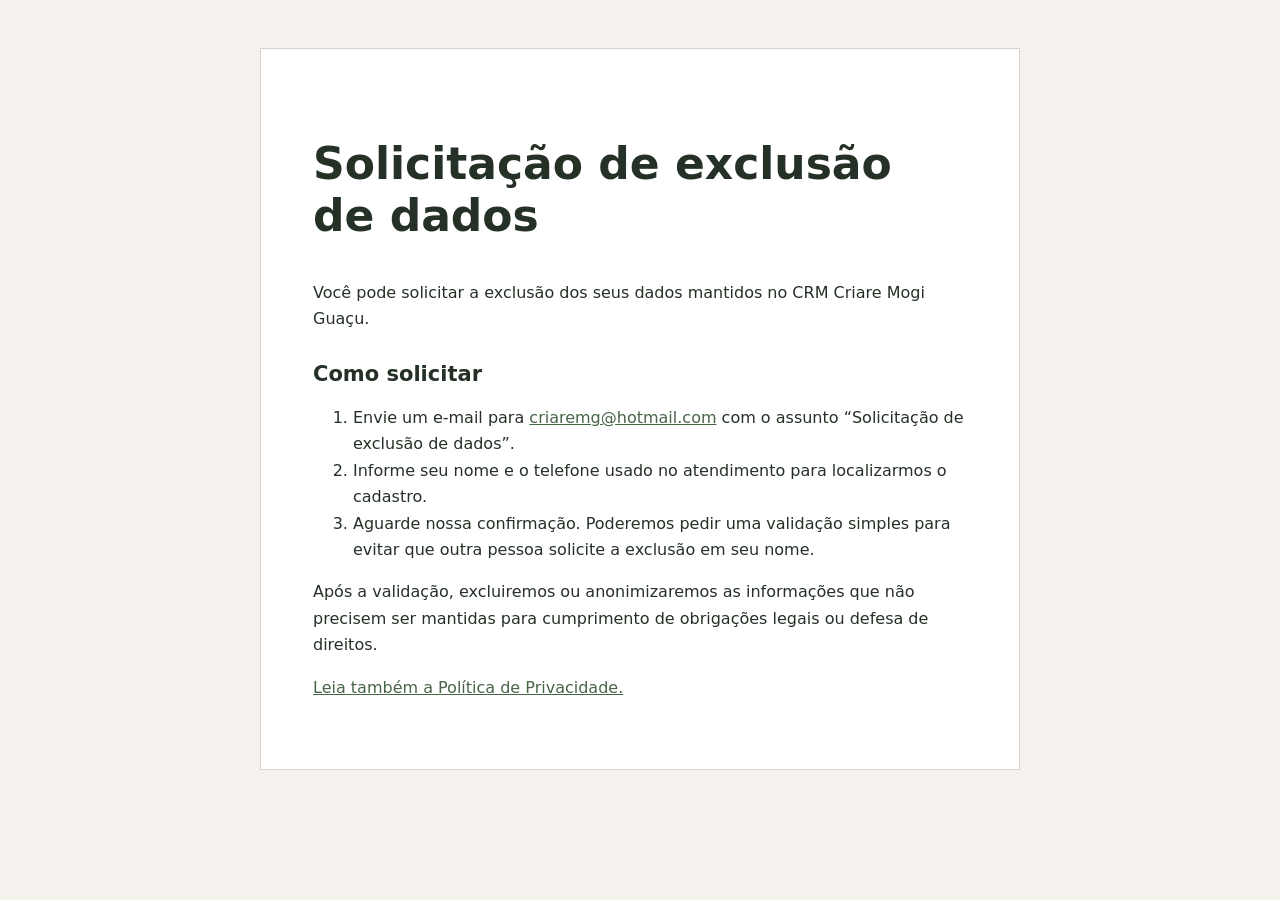
<file: exclusao-de-dados.html>
<!doctype html>
<html lang="pt-BR">
<head>
  <meta charset="utf-8">
  <meta name="viewport" content="width=device-width,initial-scale=1">
  <title>Exclusão de dados • CRM Criare Mogi Guaçu</title>
  <style>
    body{margin:0;background:#f5f2ed;color:#253126;font:16px/1.65 system-ui,-apple-system,sans-serif}
    main{max-width:760px;margin:0 auto;padding:48px 22px 72px}article{background:#fff;border:1px solid #d9d3ca;padding:clamp(24px,5vw,52px)}
    h1,h2{font-weight:550;line-height:1.2}h1{font-size:clamp(30px,5vw,44px)}h2{margin-top:30px;font-size:21px}a{color:#486548}
  </style>
</head>
<body><main><article>
  <h1>Solicitação de exclusão de dados</h1>
  <p>Você pode solicitar a exclusão dos seus dados mantidos no CRM Criare Mogi Guaçu.</p>
  <h2>Como solicitar</h2>
  <ol>
    <li>Envie um e-mail para <a href="mailto:criaremg@hotmail.com?subject=Solicita%C3%A7%C3%A3o%20de%20exclus%C3%A3o%20de%20dados">criaremg@hotmail.com</a> com o assunto “Solicitação de exclusão de dados”.</li>
    <li>Informe seu nome e o telefone usado no atendimento para localizarmos o cadastro.</li>
    <li>Aguarde nossa confirmação. Poderemos pedir uma validação simples para evitar que outra pessoa solicite a exclusão em seu nome.</li>
  </ol>
  <p>Após a validação, excluiremos ou anonimizaremos as informações que não precisem ser mantidas para cumprimento de obrigações legais ou defesa de direitos.</p>
  <p><a href="privacidade.html">Leia também a Política de Privacidade.</a></p>
</article></main></body>
</html>
</file>
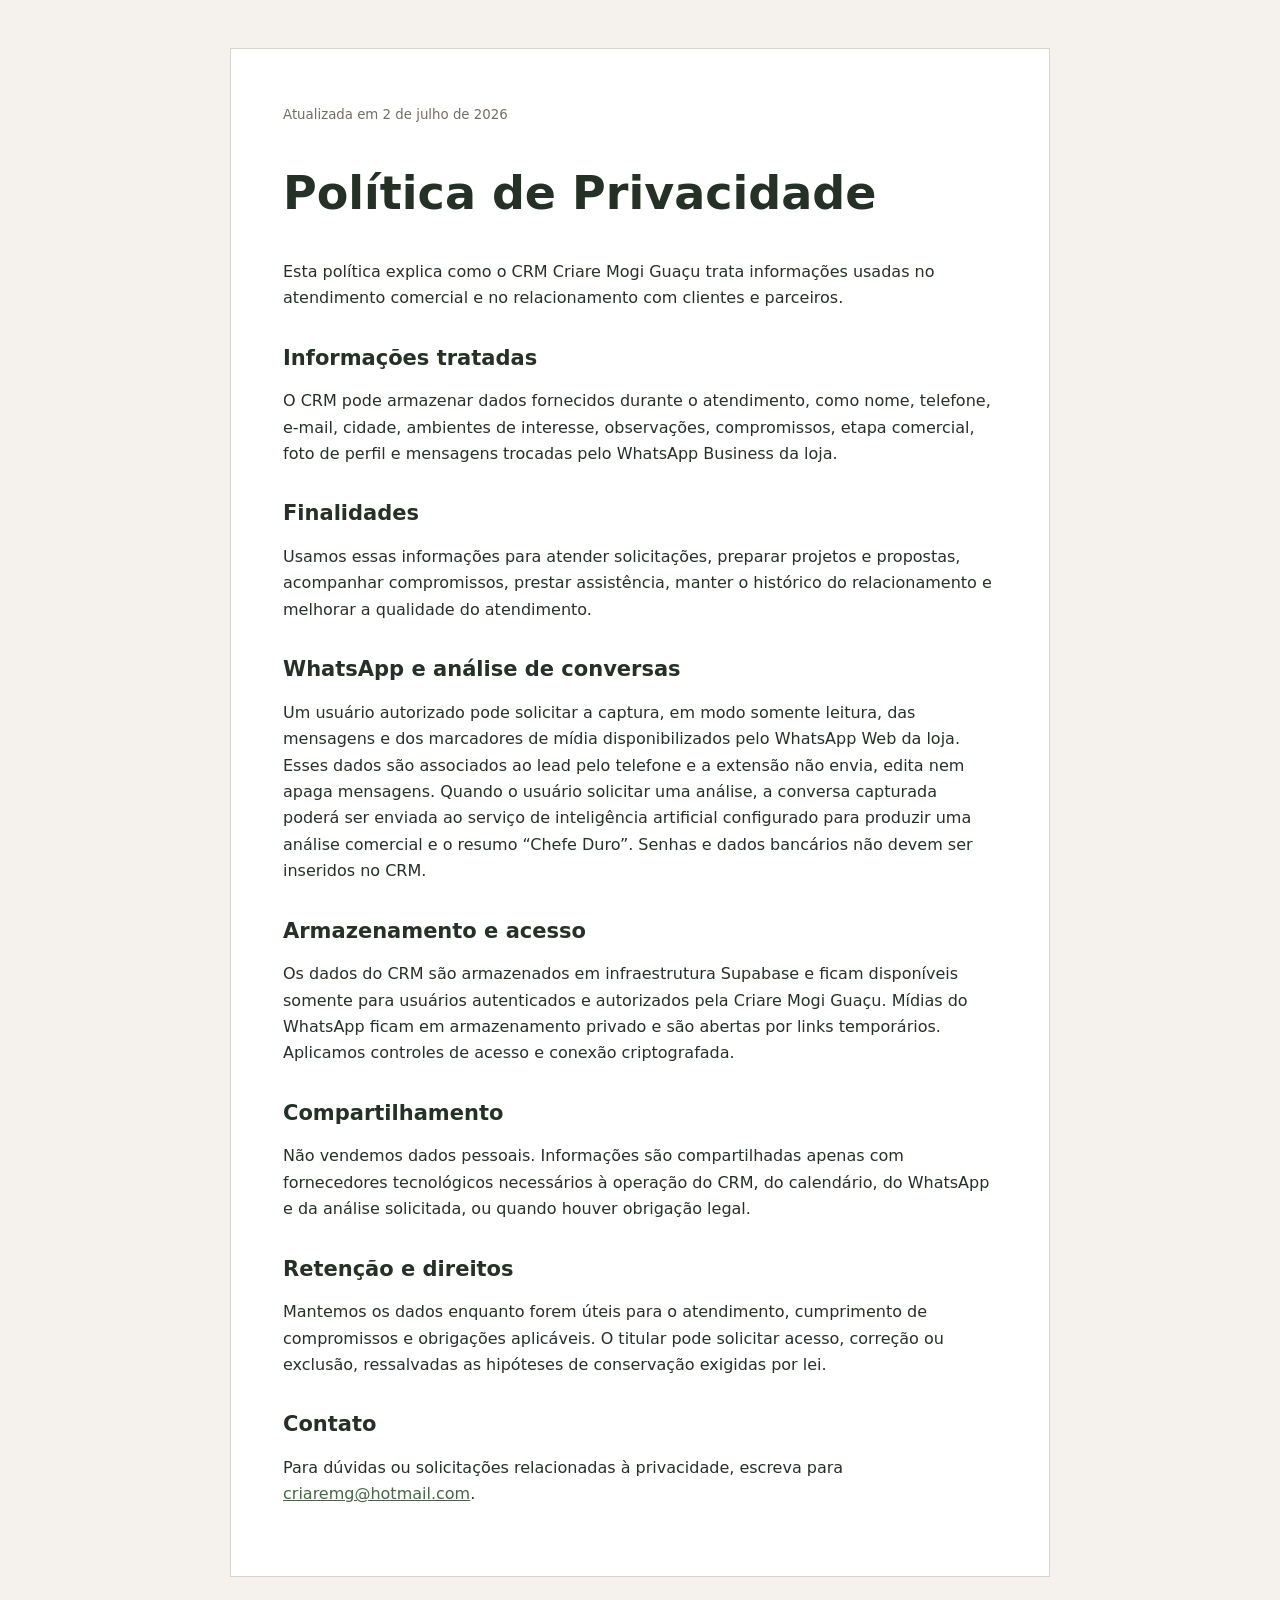
<file: privacidade.html>
<!doctype html>
<html lang="pt-BR">
<head>
  <meta charset="utf-8">
  <meta name="viewport" content="width=device-width,initial-scale=1">
  <title>Política de Privacidade • CRM Criare Mogi Guaçu</title>
  <style>
    body{margin:0;background:#f5f2ed;color:#253126;font:16px/1.65 system-ui,-apple-system,sans-serif}
    main{max-width:820px;margin:0 auto;padding:48px 22px 72px}
    article{background:#fff;border:1px solid #d9d3ca;padding:clamp(24px,5vw,52px)}
    h1,h2{font-weight:550;line-height:1.2}h1{font-size:clamp(30px,5vw,46px)}h2{margin-top:34px;font-size:21px}
    a{color:#486548}small{color:#746d64}
  </style>
</head>
<body><main><article>
  <small>Atualizada em 2 de julho de 2026</small>
  <h1>Política de Privacidade</h1>
  <p>Esta política explica como o CRM Criare Mogi Guaçu trata informações usadas no atendimento comercial e no relacionamento com clientes e parceiros.</p>

  <h2>Informações tratadas</h2>
  <p>O CRM pode armazenar dados fornecidos durante o atendimento, como nome, telefone, e-mail, cidade, ambientes de interesse, observações, compromissos, etapa comercial, foto de perfil e mensagens trocadas pelo WhatsApp Business da loja.</p>

  <h2>Finalidades</h2>
  <p>Usamos essas informações para atender solicitações, preparar projetos e propostas, acompanhar compromissos, prestar assistência, manter o histórico do relacionamento e melhorar a qualidade do atendimento.</p>

  <h2>WhatsApp e análise de conversas</h2>
  <p>Um usuário autorizado pode solicitar a captura, em modo somente leitura, das mensagens e dos marcadores de mídia disponibilizados pelo WhatsApp Web da loja. Esses dados são associados ao lead pelo telefone e a extensão não envia, edita nem apaga mensagens. Quando o usuário solicitar uma análise, a conversa capturada poderá ser enviada ao serviço de inteligência artificial configurado para produzir uma análise comercial e o resumo “Chefe Duro”. Senhas e dados bancários não devem ser inseridos no CRM.</p>

  <h2>Armazenamento e acesso</h2>
  <p>Os dados do CRM são armazenados em infraestrutura Supabase e ficam disponíveis somente para usuários autenticados e autorizados pela Criare Mogi Guaçu. Mídias do WhatsApp ficam em armazenamento privado e são abertas por links temporários. Aplicamos controles de acesso e conexão criptografada.</p>

  <h2>Compartilhamento</h2>
  <p>Não vendemos dados pessoais. Informações são compartilhadas apenas com fornecedores tecnológicos necessários à operação do CRM, do calendário, do WhatsApp e da análise solicitada, ou quando houver obrigação legal.</p>

  <h2>Retenção e direitos</h2>
  <p>Mantemos os dados enquanto forem úteis para o atendimento, cumprimento de compromissos e obrigações aplicáveis. O titular pode solicitar acesso, correção ou exclusão, ressalvadas as hipóteses de conservação exigidas por lei.</p>

  <h2>Contato</h2>
  <p>Para dúvidas ou solicitações relacionadas à privacidade, escreva para <a href="mailto:criaremg@hotmail.com">criaremg@hotmail.com</a>.</p>
</article></main></body>
</html>
</file>
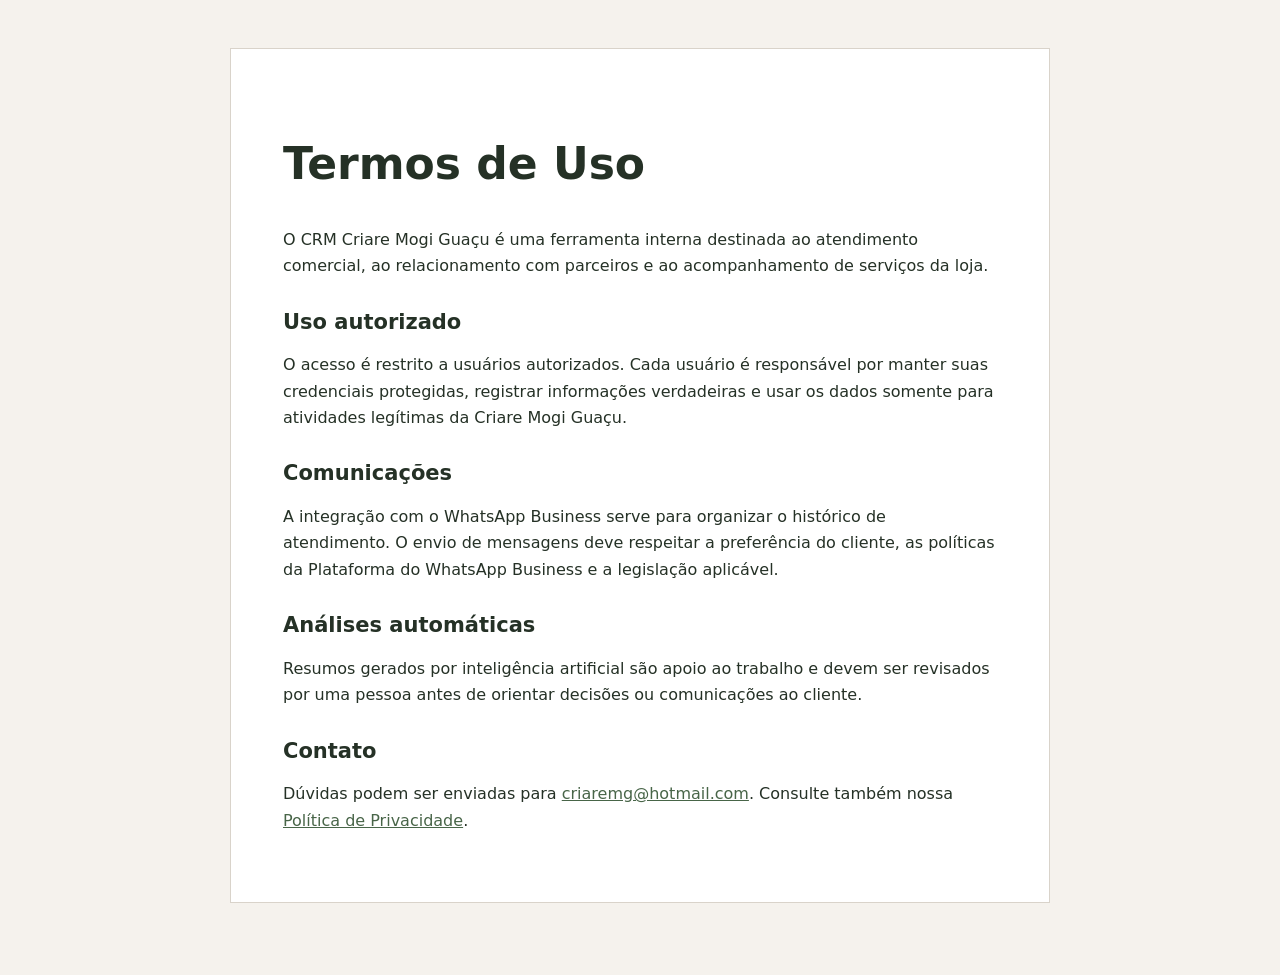
<file: termos.html>
<!doctype html>
<html lang="pt-BR">
<head>
  <meta charset="utf-8"><meta name="viewport" content="width=device-width,initial-scale=1">
  <title>Termos de Uso • CRM Criare Mogi Guaçu</title>
  <style>body{margin:0;background:#f5f2ed;color:#253126;font:16px/1.65 system-ui,-apple-system,sans-serif}main{max-width:820px;margin:auto;padding:48px 22px 72px}article{background:#fff;border:1px solid #d9d3ca;padding:clamp(24px,5vw,52px)}h1,h2{font-weight:550;line-height:1.2}h1{font-size:clamp(30px,5vw,44px)}h2{margin-top:30px;font-size:21px}a{color:#486548}</style>
</head>
<body><main><article>
  <h1>Termos de Uso</h1>
  <p>O CRM Criare Mogi Guaçu é uma ferramenta interna destinada ao atendimento comercial, ao relacionamento com parceiros e ao acompanhamento de serviços da loja.</p>
  <h2>Uso autorizado</h2>
  <p>O acesso é restrito a usuários autorizados. Cada usuário é responsável por manter suas credenciais protegidas, registrar informações verdadeiras e usar os dados somente para atividades legítimas da Criare Mogi Guaçu.</p>
  <h2>Comunicações</h2>
  <p>A integração com o WhatsApp Business serve para organizar o histórico de atendimento. O envio de mensagens deve respeitar a preferência do cliente, as políticas da Plataforma do WhatsApp Business e a legislação aplicável.</p>
  <h2>Análises automáticas</h2>
  <p>Resumos gerados por inteligência artificial são apoio ao trabalho e devem ser revisados por uma pessoa antes de orientar decisões ou comunicações ao cliente.</p>
  <h2>Contato</h2>
  <p>Dúvidas podem ser enviadas para <a href="mailto:criaremg@hotmail.com">criaremg@hotmail.com</a>. Consulte também nossa <a href="privacidade.html">Política de Privacidade</a>.</p>
</article></main></body>
</html>
</file>
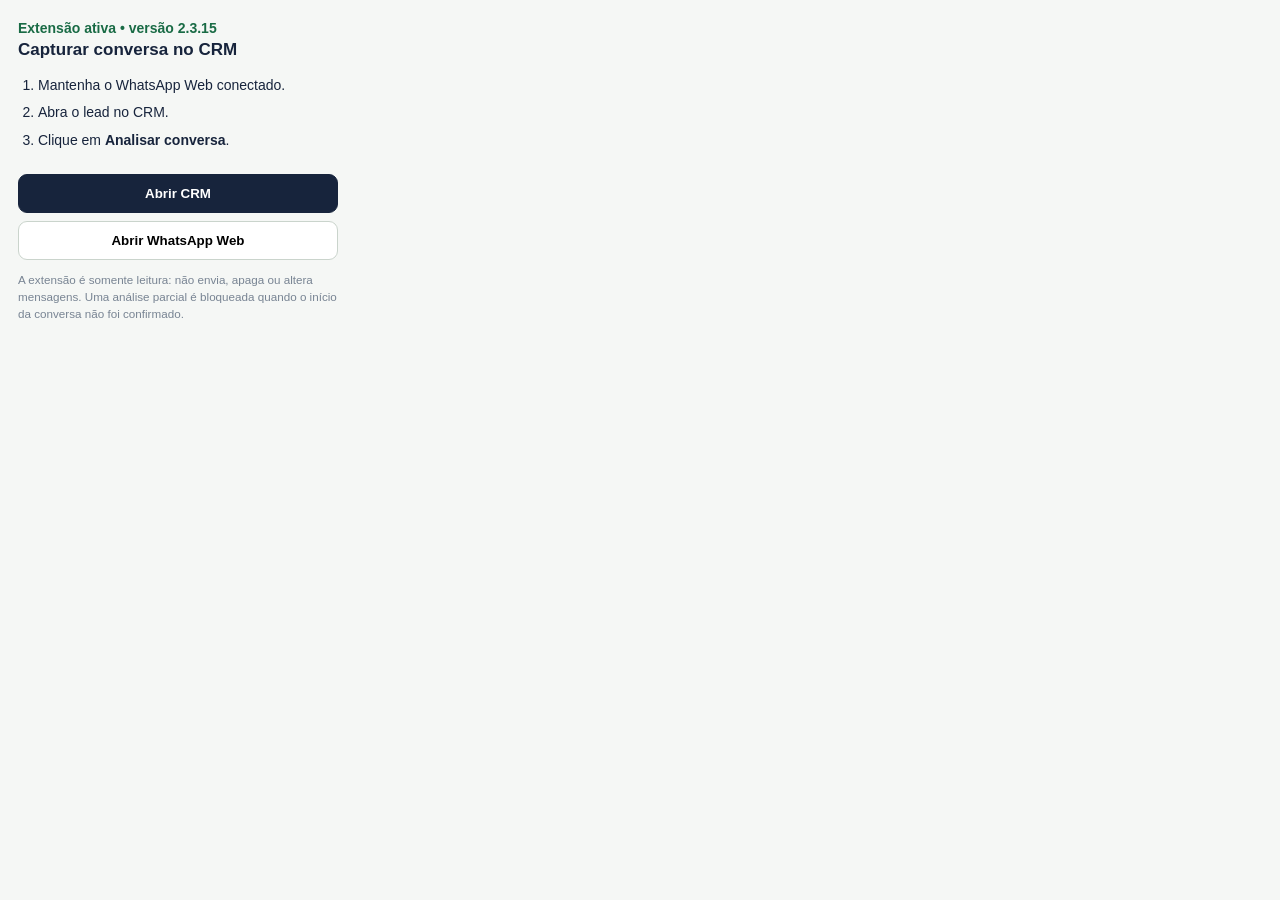
<file: criare-whatsapp-extension-2.3.22/popup.html>
<!doctype html>
<html lang="pt-BR">
<head>
  <meta charset="utf-8" />
  <meta name="viewport" content="width=device-width,initial-scale=1" />
  <title>Criare CRM</title>
  <style>
    body{width:320px;margin:0;padding:18px;font:14px/1.45 Arial,sans-serif;color:#17243c;background:#f5f7f5}
    h1{font-size:17px;margin:0 0 6px}p{margin:7px 0;color:#526071}.ok{color:#196b45;font-weight:700}
    ol{padding-left:20px;margin:12px 0 16px}li{margin:7px 0}button{width:100%;border:1px solid #cad4cc;border-radius:9px;padding:11px;margin-top:8px;cursor:pointer;font-weight:700;background:#fff}
    #openCrm{background:#17243c;color:#fff;border-color:#17243c}small{display:block;color:#788493;margin-top:12px}
  </style>
</head>
<body>
  <div class="ok">Extensão ativa • versão 2.3.15</div>
  <h1>Capturar conversa no CRM</h1>
  <ol>
    <li>Mantenha o WhatsApp Web conectado.</li>
    <li>Abra o lead no CRM.</li>
    <li>Clique em <b>Analisar conversa</b>.</li>
  </ol>
  <button id="openCrm">Abrir CRM</button>
  <button id="openWhatsApp">Abrir WhatsApp Web</button>
  <small>A extensão é somente leitura: não envia, apaga ou altera mensagens. Uma análise parcial é bloqueada quando o início da conversa não foi confirmado.</small>
  <script src="popup.js"></script>
</body>
</html>
</file>
